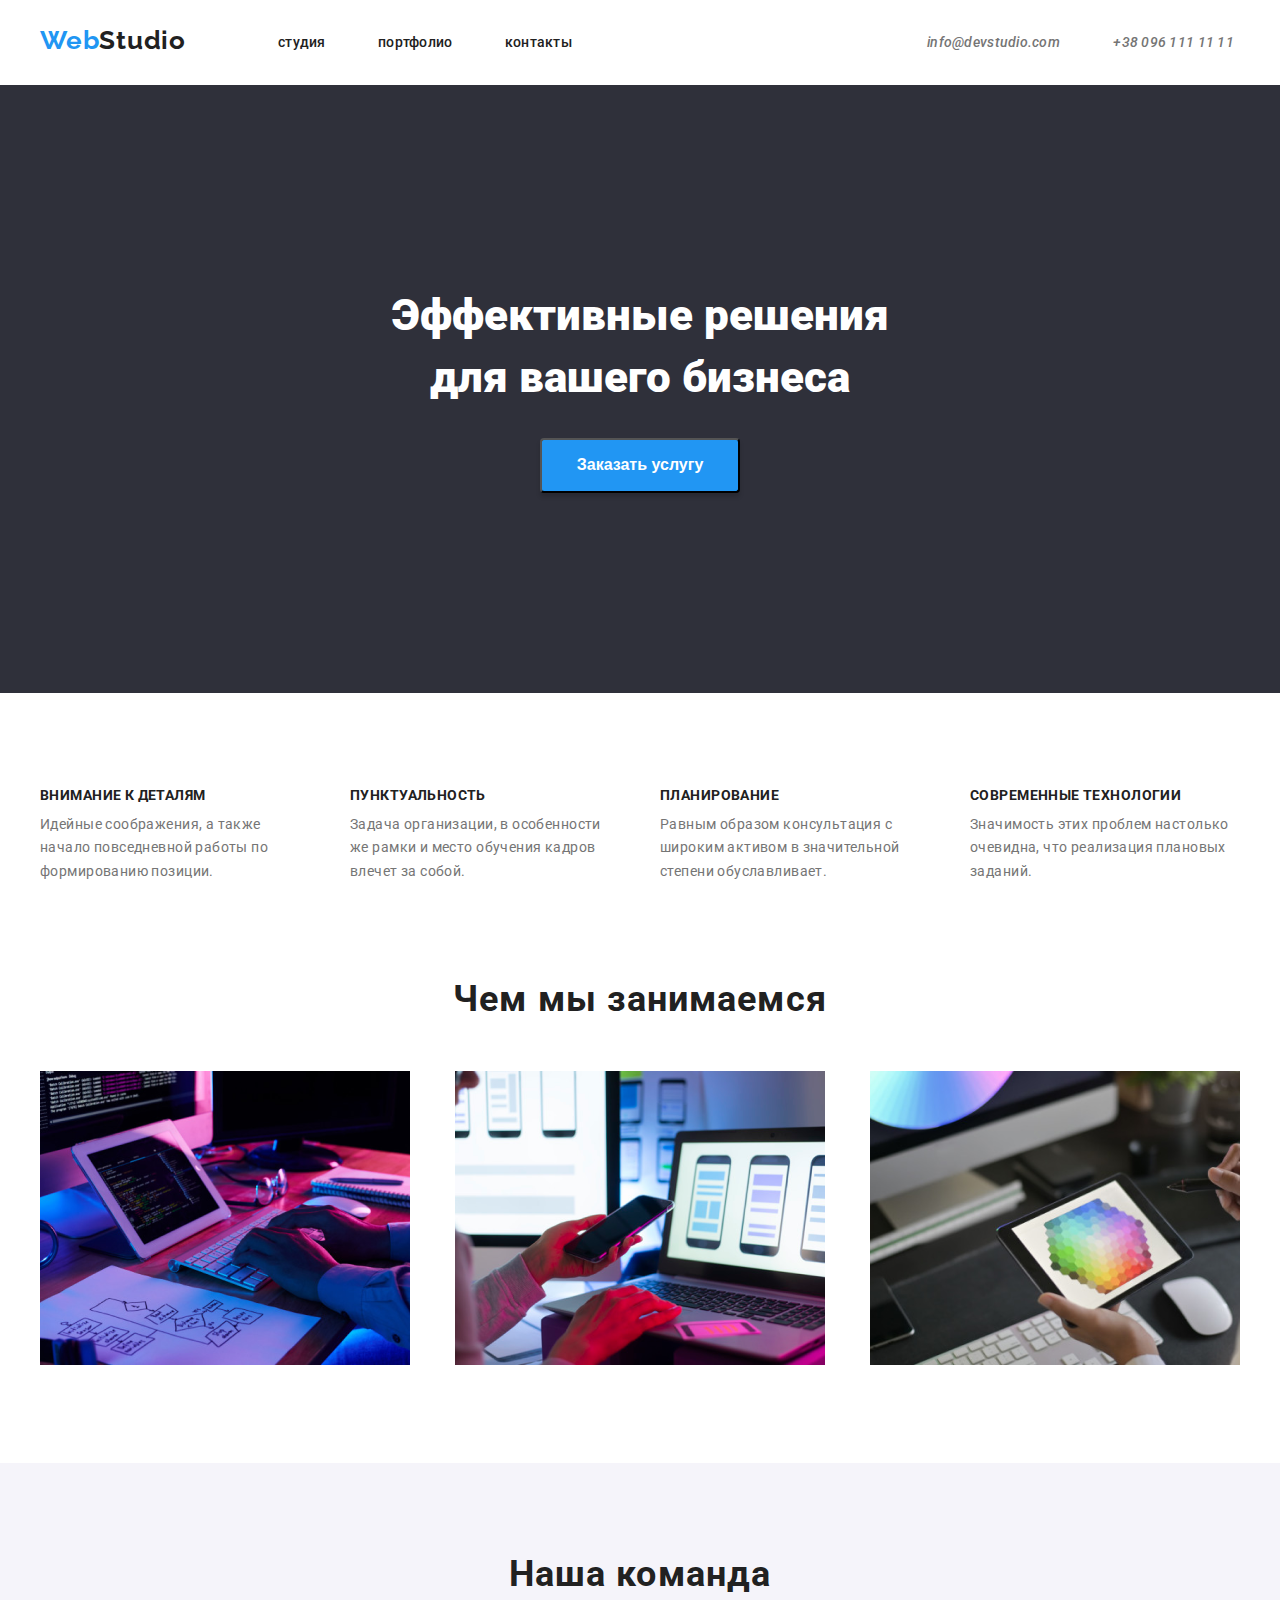
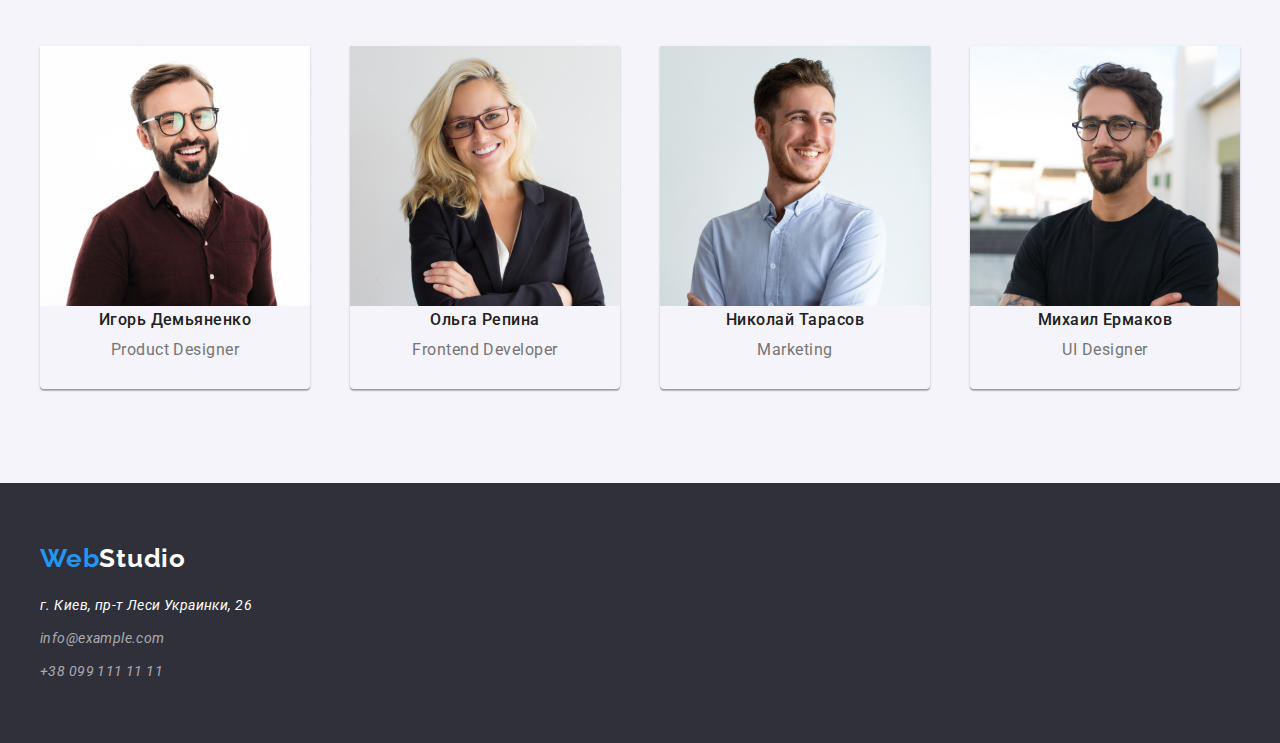
<file: index.html>
<!DOCTYPE html>
<html lang="en">
<head>
    <meta charset="UTF-8">
    <meta http-equiv="X-UA-Compatible" content="IE=edge">
    <meta name="viewport" content="width=device-width, initial-scale=1.0">
    <title>Document</title>
    <link rel="preconnect" href="https://fonts.googleapis.com">
    <link rel="preconnect" href="https://fonts.gstatic.com" crossorigin>
    <link
        href="https://fonts.googleapis.com/css2?family=Raleway:wght@700&family=Roboto:ital,wght@0,500;0,700;0,900;1,400&display=swap"
        rel="stylesheet">
    <link rel="stylesheet" href="./CSS/style.css">
</head>
<body class="page">
    <header class="page-header">
        <div class="container">
            <nav>
                <a href="./index.html" class="logo"> <span class="first-part-logo">Web</span>Studio</a>
                <ul class="site-nav">
                    <li><a href="./index.html">студия</a></li>
                    <li><a href="./portfolio.html">портфолио</a></li>
                    <li><a href="">контакты</a></li>
                </ul>
            </nav>

            <address class="header-address">
                <a href="mailto:info@devstudio.com" >info@devstudio.com</a>
                <a href="tel:+38 096 111 11 11" >+38 096 111 11 11</a>
        
            </address>
        </div>
        
    </header>

    <main>
        <section class="hero">
            <h1 class="hero-tittle">
            Эффективные решения <br> для вашего бизнеса
            </h1>
            <button type="button" class="hero-button" href="">Заказать услугу</button> 
        </section>

        
            <section class="feature-section">
                <h2 class="feature-tittle"></h2> <!-- Спрячем потом-->
                    <div class="container">
                        <ul class="feature-list">
                            <li>
                                <h3 class="feature-one">Внимание к деталям</h3>
                                <p class="feature-one-text">
                                    Идейные соображения, а также начало повседневной работы по формированию позиции.
                                </p>
                            </li>
                            <li>
                                <h3 class="feature-one">Пунктуальность</h3>
                                <p class="feature-one-text">
                                    Задача организации, в особенности же рамки и место обучения кадров влечет за собой.
                                </p>
                            </li>
                            <li>
                                <h3 class="feature-one">Планирование</h3>
                                <p class="feature-one-text">
                                    Равным образом консультация с широким активом в значительной степени обуславливает.
                                </p>
                            </li>
                            <li>
                                <h3 class="feature-one">Современные технологии</h3>
                                <p class="feature-one-text">
                                    Значимость этих проблем настолько очевидна, что реализация плановых заданий.
                                </p>
                            </li>
                        </ul>
                    </div>
         </section>
        

        <section class="doing">
            <h2 class="doing-tittle">Чем мы занимаемся</h2>
            <div class="container">
            <ul class="doing-list">
                <li> <img src="./images/Imagesone/1.png" alt="компьютер" width:="370px" height="294px" class="doing-list-item"></li>
                <li> <img src="./images/Imagesone/2.png" alt="телефон" width:="370px" height="294px" class="doing-list-item"> </li>
                <li> <img src="./images/Imagesone/3.png" alt="планшет" width:="370px" height="294px" class="doing-list-item"></li>
            </ul>
            </div>
        </section>
    
        <section class="our-team">
            <h2 class="team-tittle">Наша команда</h2>
                <div class="container">
                    <ul class="team-list">
                        <li class="team">
                            <img src="./images/Team/11.jpg" alt="Игорь Демьяненко" Width="270" height="260">
                            <h3>Игорь Демьяненко</h3>
                            <p>Product Designer</p>
                        </li>
                        <li class="team">
                            <a href=""><img src="./images/Team/22.jpg" alt="Ольга Репина" Width="270" height="260"></a>
                            <h3>Ольга Репина</h3>
                            <p>Frontend Developer</p>
                        </li>
                        <li class="team">
                            <a href=""><img src="./images/Team/33.jpg" alt="Николай Тарасов" Width="270" height="260"></a>
                            <h3>Николай Тарасов</h3>
                            <p>Marketing</p>
                        </li>
                        <li class="team">
                            <a href=""><img src="./images/Team/44.jpg" alt="Михаил Ермаков" Width="270" height="260"></a>
                            <h3>Михаил Ермаков</h3>
                            <p>UI Designer</p>
                        </li>
                    </ul>
                </div>
        </section>
    

    </main>
    <footer class="footer">
        <div class="container">
            <a href="./index.html" class="logo"> <span class="first-part-logo">Web</span>Studio</a>
            <address class="footer-adress">
                <p>г. Киев, пр-т Леси Украинки, 26</p>
                <a href="mailto:info@example.com" class="contact">info@example.com</a>
                <a href="tel:+38 099 111 11 11" class="contact">+38 099 111 11 11</a>
            </address>
        </div>
    </footer>

    
    
</body>
</html>
</file>
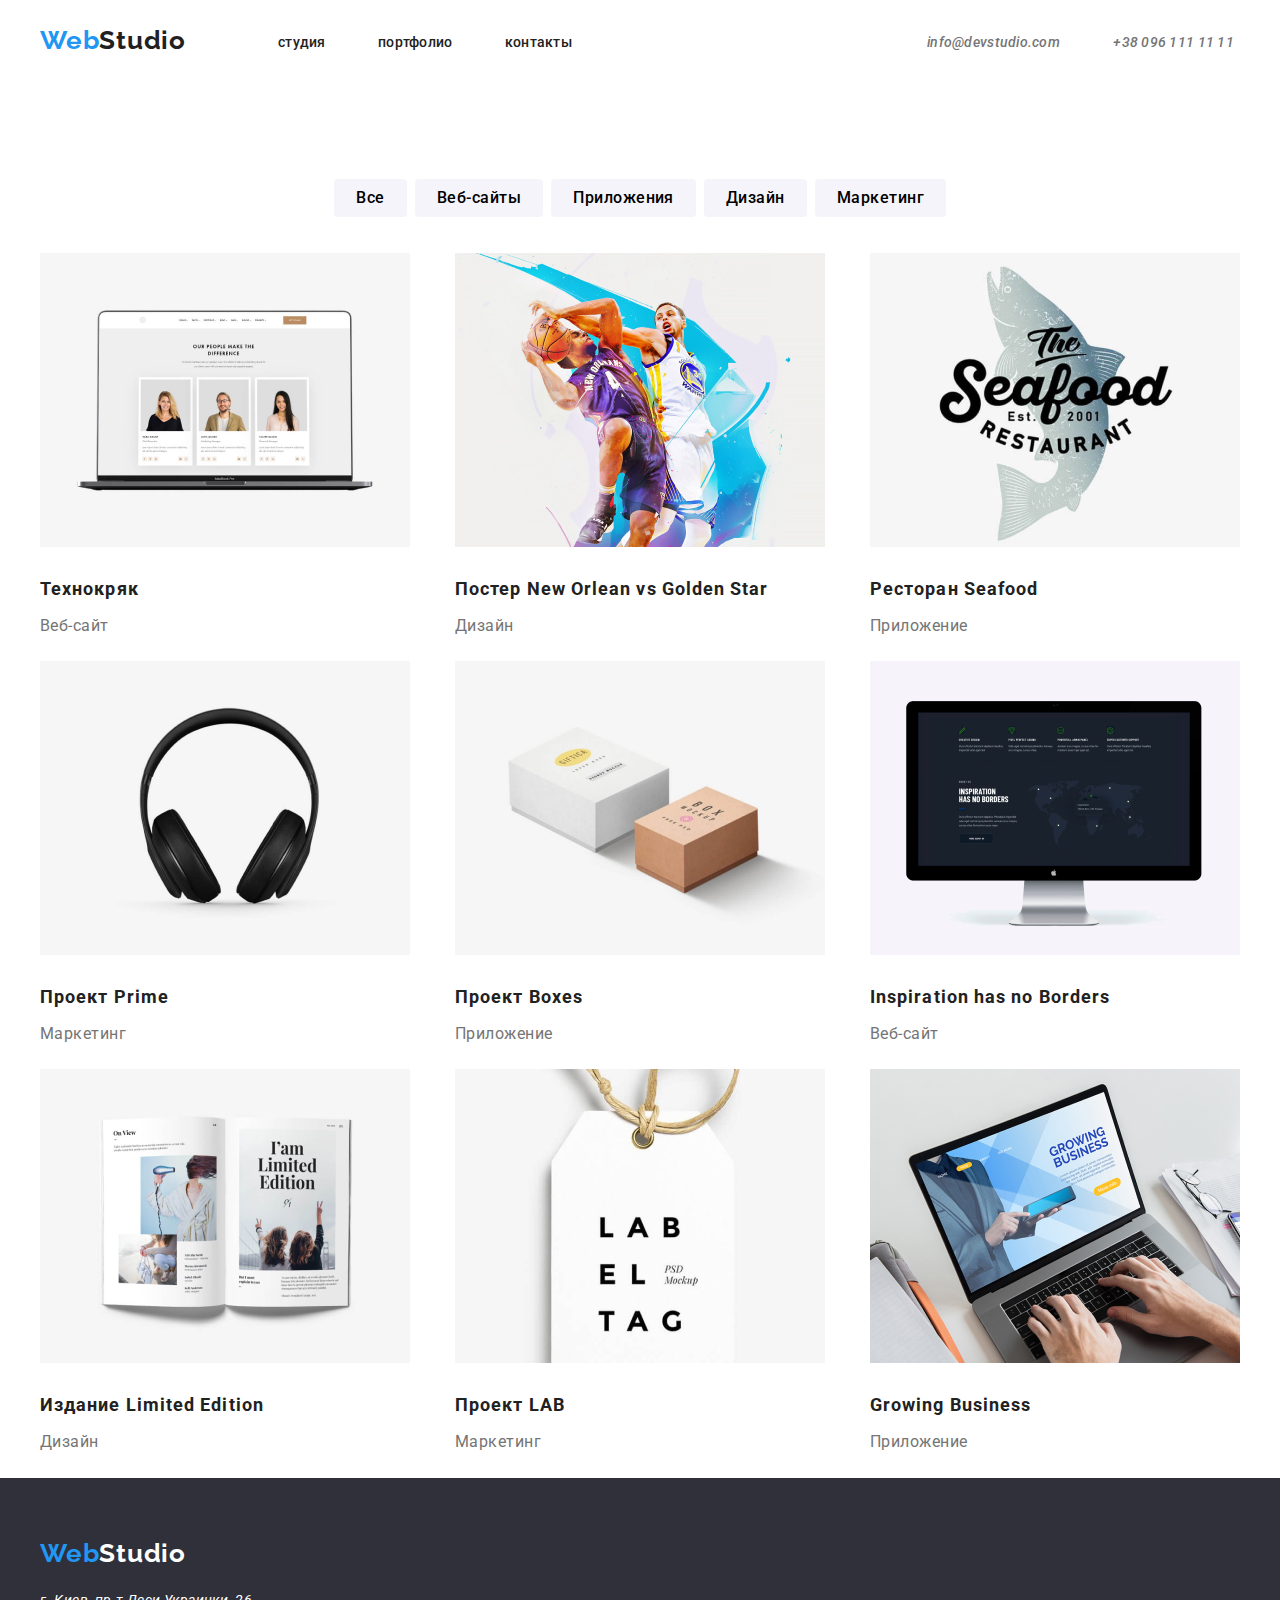
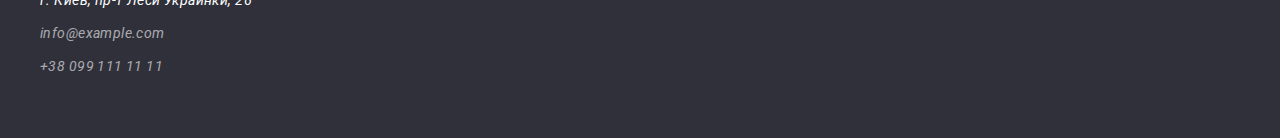
<file: portfolio.html>
<!DOCTYPE html>
<html lang="en">

<head>
    <meta charset="UTF-8">
    <meta http-equiv="X-UA-Compatible" content="IE=edge">
    <meta name="viewport" content="width=device-width, initial-scale=1.0">
    <title>Document</title>
<link rel="preconnect" href="https://fonts.googleapis.com">
<link rel="preconnect" href="https://fonts.gstatic.com" crossorigin>
<link
    href="https://fonts.googleapis.com/css2?family=Raleway:wght@700&family=Roboto:ital,wght@0,500;0,700;0,900;1,400&display=swap"
    rel="stylesheet">
    <link rel="stylesheet" href="./CSS/style.css">
</head>
<body class="portfolio">
    <header class="page-header">
        <div class="container">
            <nav>
                <a href="./index.html" class="logo"> <span class="first-part-logo">Web</span>Studio</a>
                <ul class="site-nav">
                    <li><a href="./index.html">студия</a></li>
                    <li><a href="">портфолио</a></li>
                    <li><a href="">контакты</a></li>
                </ul>
            </nav>
    
            <address class="header-address">
                <a href="mailto:info@devstudio.com">info@devstudio.com</a>
                <a href="tel:+38 096 111 11 11">+38 096 111 11 11</a>
    
            </address>
        </div>
    
    </header>
    <main>
        <section class="filter-section">
            <div class="container">
                <h1></h1>
                <ul class="filter-list">
                    <li><button type="button" name="all" class="position">Все</button></li>
                    <li><button type="button" name="web-site" class="position">Веб-сайты</button></li>
                    <li><button type="button" name="applications" class="position">Приложения</button></li>
                    <li><button type="button" name="design" class="position">Дизайн</button></li>
                    <li><button type="button" name="marketing" class="position">Маркетинг</button></li>   
                </ul>
            </div>
        </section>

        <section class="all-section">
            
                <h2 class="all"></h2>
            <div class="container">
                <ul class="all-list">
                    <li >
                        <a href="" class="all-one">
                        <img src="./portfolio-imgs/1.jpg" alt="macbook" width="370">
                        <h3>Технокряк</h3>
                        <p>Веб-сайт</p>
                        </a>
                    </li>

                    <li >
                        <a href="" class="all-one">
                        <img src="./portfolio-imgs/2.jpg" alt="sportsmens" width="370">
                        <h3>Постер New Orlean vs Golden Star</h3>
                        <p>Дизайн</p>
                        </a>
                    </li>

                    <li >
                        <a href="" class="all-one">
                        <img src="./portfolio-imgs/3.jpg" alt="Seafood-logo" width="370">
                        <h3>Ресторан Seafood</h3>
                        <p>Приложение</p>
                        </a>
                    </li>

                    <li >
                        <a href="" class="all-one">
                        <img src="./portfolio-imgs/4.jpg" alt="" width="370">
                        <h3>Проект Prime</h3>
                        <p>Маркетинг</p>
                        </a>
                    </li>

                    <li >
                        <a href="" class="all-one">
                        <img src="./portfolio-imgs/5.jpg" alt="" width="370">
                        <h3>Проект Boxes</h3>
                        <p>Приложение</p>
                        </a>
                    </li>

                    <li >
                        <a href="" class="all-one">
                        <img src="./portfolio-imgs/6.jpg" alt="" width="370">
                        <h3>Inspiration has no Borders</h3>
                        <p>Веб-сайт</p>
                        </a>
                    </li>

                    <li >
                        <a href="" class="all-one">
                        <img src="./portfolio-imgs/7.jpg" alt="" width="370">
                        <h3>Издание Limited Edition</h3>
                        <p>Дизайн</p>
                        </a>
                    </li>

                    <li >
                        <a href="" class="all-one">
                        <img src="./portfolio-imgs/8.jpg" alt="" width="370">
                        <h3>Проект LAB</h3>
                        <p>Маркетинг</p>
                        </a>
                    </li>

                    <li >
                        <a href="" class="all-one">
                        <img src="./portfolio-imgs/9.jpg" alt="" width="370">
                        <h3>Growing Business</h3>
                        <p>Приложение</p>
                        </a>
                    </li>
                </ul>
            </div>
        </section>

    </main>

<footer class="footer">
    <div class="container">
        <a href="./index.html" class="logo"> <span class="first-part-logo">Web</span>Studio</a>
        <address class="footer-adress">
            <p>г. Киев, пр-т Леси Украинки, 26</p>
            <a href="mailto:info@example.com" class="contact">info@example.com</a>
            <a href="tel:+38 099 111 11 11" class="contact">+38 099 111 11 11</a>
        </address>
    </div>
</footer>
    
</body>
</html>
</file>
<file: CSS/style.css>
/* Основная палитра */
/* Цвет основного текста #212121 */
/* Вторичный цевт текста #757575 */
/* Цвет логотипа #2196F3 */

/* Основной цвет фона #E5E5E5 */
/* Вторичный цвет фона (серый) #2F303A */
/* вторичный цвет фона (иконки) #EEEEEE */
/* Цвет фона (наша команда) #F5F4FA */
/* Акцент #2196F3 (синний?) */

:root {
  /*Переменные цветовой гаммы шрифтов*/
  --main-text-color: #212121;
  --hero-text-color: #ffffff;
  --secondary-text-color: #757575;
  --logo-text-color: #2196f3;
  --hover-focus-color: #2196f3;
  /*Переменные цветовой гаммы фона*/
  --main-background-color: #e5e5e5;
  --secondary-background-color: #2f303a;
  --third-background-color: ;
  --accent-color: ;
}

body {
  font-family: 'Raleway',
  sans-serif;
  font-family: 'Roboto',
  sans-serif;
  background-color: white;
  color: var(--main-text-color);
  margin: 0;
}
h1,h2,h3,h4,h5,h6{
  color: var(--main-text-color);
  margin: 0px 0px 0px 0px;
}
body p{
  color: var(--secondary-text-color);
  margin: 0px 0px 0px 0px;
  
}

ul {
  list-style: none;
  padding: 0px;
  margin: 0px;
}
li{
  margin: 0px;
  padding: 0px;
  list-style: none;
}
a {
  text-decoration: none;
}
address{
  padding: 0px;
  margin:0px
}

/* site nav */

header {
  background: #ffffff;
}
.container {
  outline: px solid #2196f3;
  margin-left: auto;
  margin-right: auto;
  width: 1200px;
  display: flex;
}

.logo{
  font-family: 'Raleway';
  font-weight: 700;
  font-size: 26px;
  font-style: normal;
  line-height: 1.2;
  letter-spacing: 0.03em;
  color: inherit;
  width: 145px;
}
.logo{
  padding: 0px;
} 

.first-part-logo{
  color: var(--logo-text-color);
}
 .header-container .logo{
  margin: 25px 93px 25px 0px;

} 
nav a.logo{
  margin: 25px 93px 25px 0px;
}
.site-nav a,
.header-address a{
  font-weight: 500;
  font-size: 14px;
  line-height: 1.5;
  letter-spacing: 0.02em;
  color: var(--main-text-color);
}
.site-nav a{color: var(--main-text-color)}
.header-address a{color: var(--secondary-text-color)}

.site-nav :hover, 
.site-nav :focus {
color: var(--hover-focus-color);}

nav{
  display: flex;
} 
.site-nav{
  width: 294px;
  padding: 0px;
  margin: 0px 355px 0px 0px;
  display: flex;
  justify-content:space-between;
  align-items: center;
}

.header-address :hover,
.header-address :focus {
  color: var(--hover-focus-color);}
.header-address{
    width: 307px;}

 .header-address{
   padding: 0px;
  margin: 32px 0px 32px 0px;
  display: flex;
  justify-content: space-between;
}


/* studio //////////main///////// style  */
/* Hero */
.hero {
  background-color: #2f303a;
  text-align: center;
  margin-bottom: 94px;
}
.hero-tittle {
  font-weight: 900;
  font-style: normal;
  font-size: 44px;
  line-height: 1.4;
  color: var(--hero-text-color);
  padding-top: 200px;
  padding-bottom: 30px ;
  margin-top: 0px;
  margin-bottom: 0px;
}
.hero-button {
  min-width: 200px;
  font-weight: 700;
  font-size: 16px;
  line-height: 1.9;
  color: var(--hero-text-color);
  background-color: var(--hover-focus-color);
  box-shadow: 0px 4px 4px rgba(0, 0, 0, 0.15);
  border-radius: 4px;
  padding: 10px 32px;
  margin-bottom: 200px;
  cursor: pointer;
}

/* feature */
.feature-one,
.feature-one-text {
  width: 270px;
}

.feature-tittle {
  opacity: 0;
 font-size: 0px;
  padding: 0px 0px;
  margin:0px;
}

.feature-one {
  font-family: 'Roboto';
  font-style: normal;
  font-weight: 700;
  font-size: 14px;
  line-height: 16px;
  letter-spacing: 0.03em;
  text-transform: uppercase;
  
}
.feature-one-text {
  font-weight: 400;
  font-size: 14px;
  line-height: 1.7;
  /* or 171% */
  letter-spacing: 0.03em;
}

.feature-section{
  margin-bottom: 94px;
}
ul.feature-list{
margin: 0px 0px 0px 0px;
width: 1200px;
padding: 0px 0px 0px 0px;
display: flex;
justify-content: space-between;
}
.feature-one-text{
  margin-top: 10px;
}

/* studio-section */
.doing-tittle,
.team-tittle {
  font-weight: 700;
  font-size: 36px;
  line-height: 1.2;
  text-align: center;
  letter-spacing: 0.03em;
}
.doing-tittle{
  margin-bottom: 50px;
}
.doing{
  margin-bottom: 94px;
}
.doing-list{
  width: 1200px;
  display: flex;
  justify-content: space-between;
}

.doing.container{
  margin-bottom: 94px;
}
/*our team*/ 
.our-team{
  background-color: #F5F4FA;
}
h2.team-tittle{
  padding: 90px 0px 0px 0px;
  margin-bottom: 50px;
}
.team{
  box-shadow: 0px 1px 3px rgba(0, 0, 0, 0.12),
  0px 1px 1px rgba(0, 0, 0, 0.14),
  0px 2px 1px rgba(0, 0, 0, 0.2);
  border-radius: 0px 0px 4px 4px;
}

.team > h3 {
  font-weight: 500;
  font-size: 16px;
  line-height: 1.2;
  /* identical to box height */
  letter-spacing: 0.03em;
  text-align: center;
}
.team > p {
  
  font-weight: 400;
  font-size: 16px;
  line-height: 1.2;
  /* identical to box height */
  letter-spacing: 0.03em;
  text-align: center;
  margin-bottom: 30px;
}
.team>p{
  margin-top: 10px;
}

.team-list{
  width: 1200px;
  display: flex;
  padding: 0px 0px 0px 0px;
  justify-content: space-between;
  margin-bottom: 94px;
}
/* Portfolio //////////main///////// style  */
main{
  background-color: white;
}

.position {
  font-family: 'Roboto';
  min-width: 73px;
  font-weight: 500;
  font-size: 16px;
  line-height: 1.6;
  text-align: center;
  letter-spacing: 0.03em;
  border-radius: 4px;
  padding: 6px 22px;
  background-color: #F5F4FA; 
  cursor: pointer;
  border:none;

}
.position:hover {
  color: #ffffff;
  background-color: var(--hover-focus-color);
  box-shadow: 0px 3px 1px rgba(0, 0, 0, 0.1),
  0px 1px 2px rgba(0, 0, 0, 0.08),
  0px 2px 2px rgba(0, 0, 0, 0.12);
}
.position{
  margin: 94px 4px 36px 4px ;
}
.filter-list{
  display: flex;
  justify-content: center;
  margin-right: auto;
  margin-left: auto;
}
.all {
  background-color: var(--main-background-color);
}
.all-one > h3 {
 
  font-weight: 700;
  font-size: 18px;
  line-height: 2;
  
  letter-spacing: 0.06em; 
}
.all-one > p {
  font-weight: 400;
  font-size: 16px;
  line-height: 1.9;
  letter-spacing: 0.03em;
}
.all-one > p{
  margin-bottom: 20px;
}
.all-one > img{
  margin-bottom: 20px;
}
.all-one > h3 {
  margin-bottom: 4px;
}

.all-list{
  display: flex;
  flex-wrap: wrap;
  justify-content: space-between;
}
/* ///////footer////// */
.footer {
  background-color: var(--secondary-background-color);
}
.footer .logo {
  color: #ffffff;
}
.footer .logo{
  margin-top: 60px;
}
.footer-adress{
  margin-top: 20px;
}
.contact{
  margin-top: 9px;
}
.footer-adress:last-child{
  margin-bottom: 60px;
}
.footer{
  font-weight: 400;
  font-size: 14px;
  line-height: 1.7;
  /* or 171% */
  letter-spacing: 0.03em;
}
.footer a{
  color: rgba(255, 255, 255, 0.6);
}
.footer p{
  color: #ffffff;
}
.contact:hover,
.contact:focus{
  color: var(--hover-focus-color);
  }
  .footer-adress{
    display: flex;
    flex-direction: column;
  }
.footer .container{
  flex-direction: column;
}
</file>
